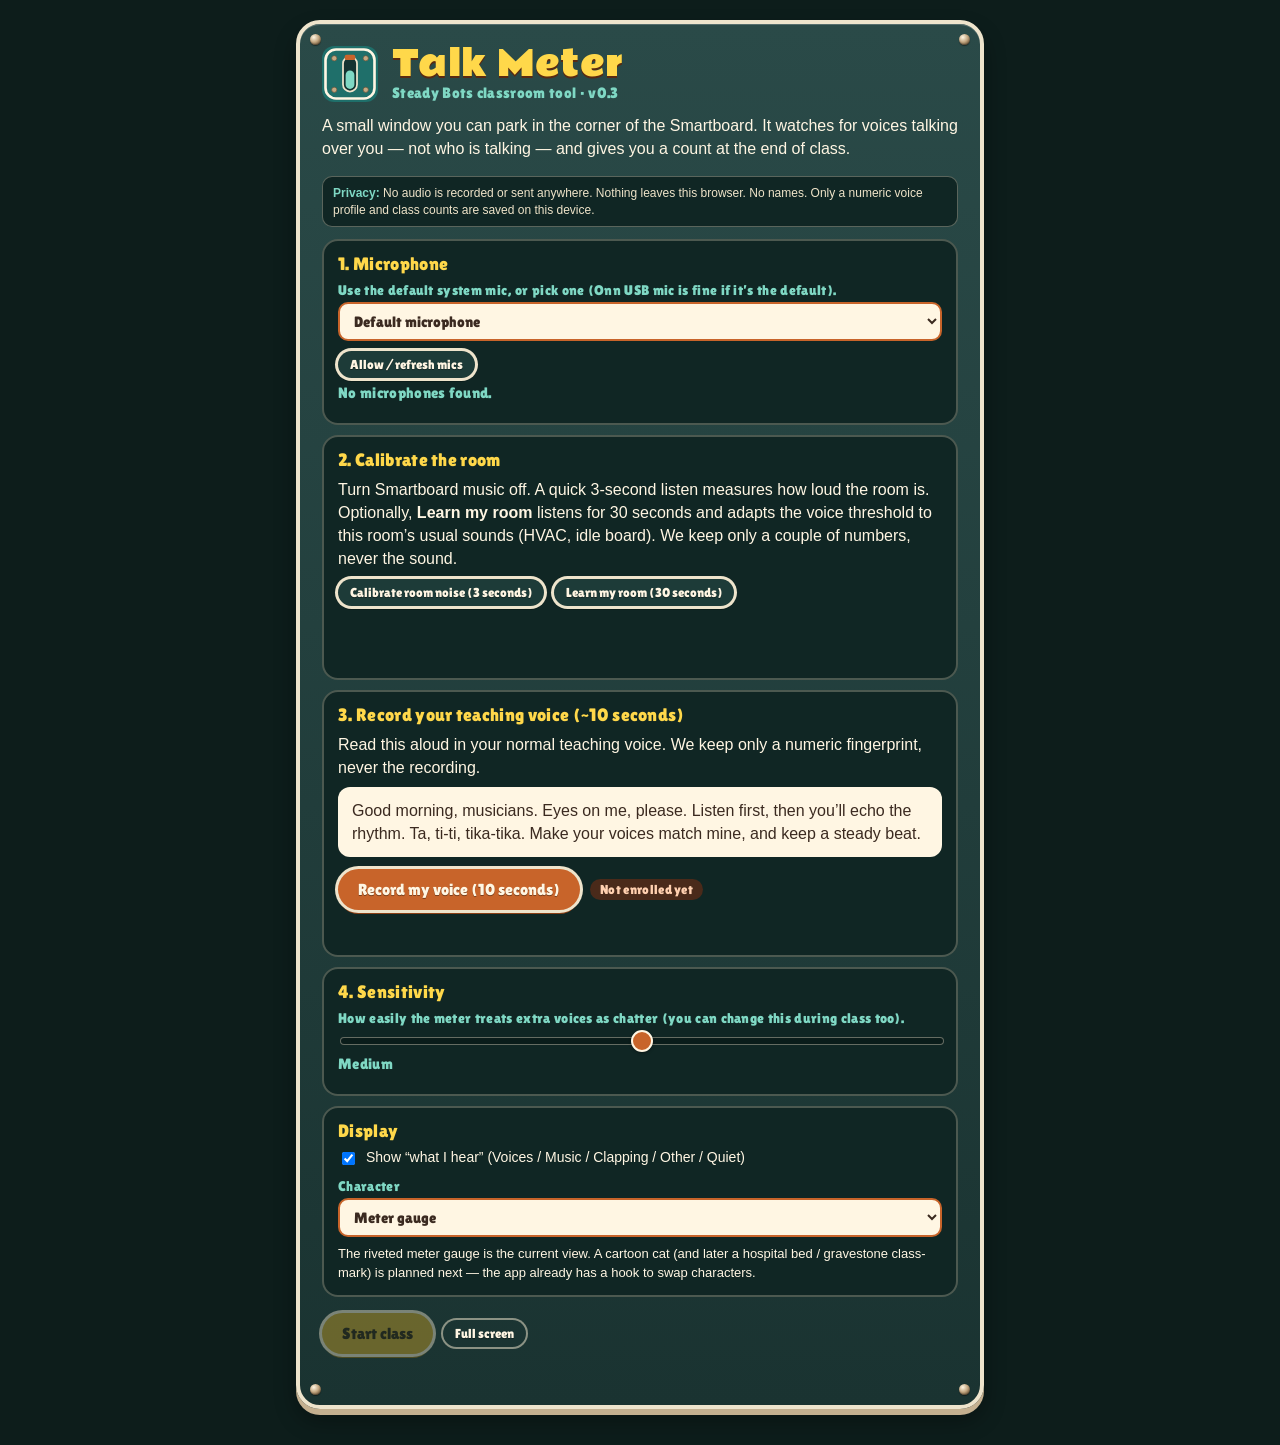
<file: index.html>
<!doctype html>
<html lang="en">
<head>
  <meta charset="utf-8">
  <meta name="viewport" content="width=device-width,initial-scale=1">
  <meta name="theme-color" content="#0d1d1b">
  <title>Talk Meter — Steady Bots</title>
  <link rel="icon" href="assets/favicon.svg" type="image/svg+xml">
  <link rel="stylesheet" href="css/style.css">
</head>
<body class="screen-setup size-compact pos-bottom-right" data-character="gauge">
  <div id="backdrop" hidden></div>

  <main id="app">
    <section id="screen-setup" class="screen">
      <div class="panel setup-panel">
        <span class="rivet tl"></span><span class="rivet tr"></span>
        <span class="rivet bl"></span><span class="rivet br"></span>
        <div class="brand">
          <img class="brand-mark" src="assets/favicon.svg" alt="">
          <div>
            <h1>Talk Meter</h1>
            <div class="sub">Steady Bots classroom tool · v0.3</div>
          </div>
        </div>
        <p class="lead">A small window you can park in the corner of the Smartboard. It watches for voices talking over you — not who is talking — and gives you a count at the end of class.</p>
        <p class="privacy" id="privacy-setup"><strong>Privacy:</strong> No audio is recorded or sent anywhere. Nothing leaves this browser. No names. Only a numeric voice profile and class counts are saved on this device.</p>

        <div class="block">
          <h2>1. Microphone</h2>
          <label class="field" for="mic-select">Use the default system mic, or pick one (Onn USB mic is fine if it’s the default).</label>
          <select id="mic-select">
            <option value="">Default microphone</option>
          </select>
          <div class="btn-row" style="margin-top:10px">
            <button type="button" class="btn small" id="btn-mic-test">Allow / refresh mics</button>
          </div>
          <div class="status-line" id="mic-status"></div>
        </div>

        <div class="block">
          <h2>2. Calibrate the room</h2>
          <p class="lead" style="margin:0 0 8px">Turn Smartboard music off. A quick 3-second listen measures how loud the room is. Optionally, <strong>Learn my room</strong> listens for 30 seconds and adapts the voice threshold to this room’s usual sounds (HVAC, idle board). We keep only a couple of numbers, never the sound.</p>
          <div class="btn-row">
            <button type="button" class="btn small" id="btn-calibrate">Calibrate room noise (3 seconds)</button>
            <button type="button" class="btn small" id="btn-learn-room">Learn my room (30 seconds)</button>
          </div>
          <div class="progress" id="cal-progress" hidden><span></span></div>
          <div class="progress" id="room-progress" hidden><span></span></div>
          <div class="status-line" id="cal-status"></div>
          <div class="status-line" id="room-status"></div>
        </div>

        <div class="block">
          <h2>3. Record your teaching voice (~10 seconds)</h2>
          <p class="lead" style="margin:0 0 8px">Read this aloud in your normal teaching voice. We keep only a numeric fingerprint, never the recording.</p>
          <div class="script-box" id="enroll-script">Good morning, musicians. Eyes on me, please. Listen first, then you’ll echo the rhythm. Ta, ti-ti, tika-tika. Make your voices match mine, and keep a steady beat.</div>
          <div class="btn-row">
            <button type="button" class="btn copper" id="btn-enroll">Record my voice (10 seconds)</button>
            <button type="button" class="btn ghost small" id="btn-reenroll" hidden>Re-enroll</button>
            <span class="enrolled-pill off" id="enroll-pill">Not enrolled yet</span>
          </div>
          <div class="progress" id="enroll-progress" hidden><span></span></div>
          <div class="status-line" id="enroll-status"></div>
        </div>

        <div class="block">
          <h2>4. Sensitivity</h2>
          <label class="field" for="sensitivity">How easily the meter treats extra voices as chatter (you can change this during class too).</label>
          <input type="range" id="sensitivity" min="0" max="100" value="50">
          <div class="status-line" id="sens-label">Medium</div>
        </div>

        <div class="block">
          <h2>Display</h2>
          <label class="check"><input type="checkbox" id="show-hear" checked> Show “what I hear” (Voices / Music / Clapping / Other / Quiet)</label>
          <label class="field" for="character-select">Character</label>
          <select id="character-select"></select>
          <p class="lead" style="margin:8px 0 0;font-size:13px" id="character-note">The riveted meter gauge is the current view. A cartoon cat (and later a hospital bed / gravestone class-mark) is planned next — the app already has a hook to swap characters.</p>
        </div>

        <div class="btn-row" style="margin-top:16px">
          <button type="button" class="btn gold" id="btn-start" disabled>Start class</button>
          <button type="button" class="btn ghost small" id="btn-fullscreen">Full screen</button>
        </div>
        <div class="status-line" id="setup-status"></div>
      </div>
    </section>

    <section id="screen-live" class="screen">
      <div id="meter-panel" class="panel">
        <span class="rivet tl"></span><span class="rivet tr"></span>
        <span class="rivet bl"></span><span class="rivet br"></span>
        <div class="meter-head">
          <div>
            <h1>Talk Meter</h1>
            <div class="live-sub">Chatter while you talk</div>
          </div>
          <div class="icon-btns">
            <button type="button" class="btn ghost small" id="btn-size" title="Size">Size</button>
            <button type="button" class="btn ghost small" id="btn-corner" title="Corner">Corner</button>
            <button type="button" class="btn ghost small" id="btn-live-fs" title="Full screen">FS</button>
            <button type="button" class="btn ghost small" id="btn-settings" title="Setup">Setup</button>
          </div>
        </div>

        <div id="character-stage" data-character="gauge">
          <div data-character-panel="gauge" class="gauge-wrap">
            <div class="gauge-house">
              <div class="gauge-cap"></div>
              <div class="gauge-tube" data-level="quiet">
                <div class="gauge-fill" id="gauge-fill"></div>
                <div class="gauge-gloss"></div>
                <div class="gauge-ticks" aria-hidden="true">
                  <i style="top:0"></i><i style="top:25%"></i><i style="top:50%"></i><i style="top:75%"></i><i style="top:100%"></i>
                </div>
              </div>
              <div class="gauge-readout" id="gauge-readout">0%</div>
            </div>
            <div class="gauge-side">
              <div class="pills-row">
                <div class="pill" id="status-pill" data-status="listening">Listening</div>
                <div class="pill hear" id="hear-pill" data-hear="quiet">Quiet</div>
              </div>
              <div class="stat">
                <div class="k">Chatter starts</div>
                <div class="v" id="stat-starts">0</div>
              </div>
              <div class="stat">
                <div class="k">Voices (rough)</div>
                <div class="v" id="stat-voices">quiet</div>
                <div class="hint">Rough estimate — not an exact count</div>
              </div>
              <div class="stat">
                <div class="k">Usual delay</div>
                <div class="v" id="stat-delay">—</div>
              </div>
            </div>
          </div>
        </div>

        <div class="live-controls">
          <button type="button" class="btn copper" id="btn-end">End class</button>
        </div>
        <div class="live-tools">
          <label class="field" for="sensitivity-live" style="margin:0;flex:1;min-width:140px">Sensitivity
            <input type="range" id="sensitivity-live" min="0" max="100" value="50">
          </label>
        </div>
        <p class="privacy" id="privacy-live"><strong>Privacy:</strong> No audio is recorded or sent. Nothing leaves this browser. No names.</p>
      </div>
    </section>

    <section id="screen-summary" class="screen">
      <div class="panel summary-panel">
        <span class="rivet tl"></span><span class="rivet tr"></span>
        <span class="rivet bl"></span><span class="rivet br"></span>
        <div class="brand">
          <img class="brand-mark" src="assets/favicon.svg" alt="">
          <div>
            <h1>Class report</h1>
            <div class="sub">Saved only in this browser</div>
          </div>
        </div>
        <div class="summary-hero" id="summary-text">Chatter never started while you were talking.</div>
        <div class="block">
          <h2>This class</h2>
          <div id="summary-details"></div>
        </div>
        <div class="block">
          <h2>Trend (this browser)</h2>
          <div class="bars" id="trend-bars" aria-hidden="true"></div>
          <table class="hist-table" id="hist-table">
            <thead>
              <tr><th>When</th><th>Starts</th><th>Usual delay</th><th>Length</th></tr>
            </thead>
            <tbody></tbody>
          </table>
        </div>
        <div class="btn-row">
          <button type="button" class="btn gold" id="btn-new-class">New class</button>
          <button type="button" class="btn" id="btn-export">Export CSV</button>
          <button type="button" class="btn ghost" id="btn-clear-hist">Clear history</button>
          <button type="button" class="btn ghost small" id="btn-back-setup">Setup</button>
        </div>
        <p class="privacy" style="margin-top:16px"><strong>Privacy:</strong> No audio is recorded or sent anywhere. This report is counts and times only, stored on this device.</p>
      </div>
    </section>
  </main>

  <script src="js/audio.js"></script>
  <script src="js/speechnet.js"></script>
  <script src="js/detector.js"></script>
  <script src="js/store.js"></script>
  <script src="js/characters.js"></script>
  <script src="js/app.js"></script>
</body>
</html>
</file>
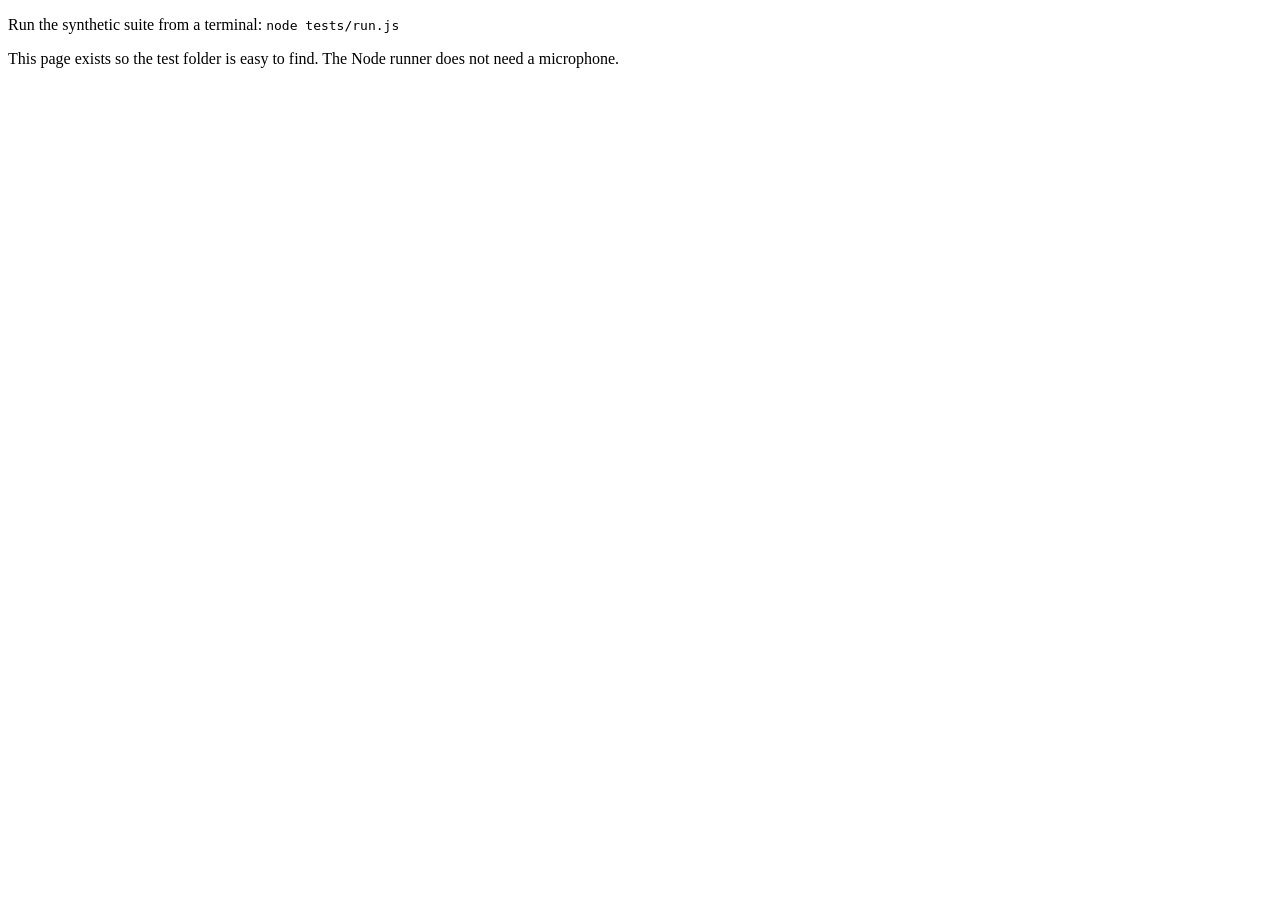
<file: tests/test.html>
<!doctype html>
<html lang="en">
<head><meta charset="utf-8"><title>Talk Meter tests</title></head>
<body>
<p>Run the synthetic suite from a terminal: <code>node tests/run.js</code></p>
<p>This page exists so the test folder is easy to find. The Node runner does not need a microphone.</p>
</body>
</html>
</file>
<file: css/style.css>
@font-face {
  font-family: 'Lilita One';
  src: url('../assets/fonts/LilitaOne-Regular.ttf') format('truetype');
  font-display: swap;
}
@font-face {
  font-family: 'Rammetto One';
  src: url('../assets/fonts/RammettoOne-Regular.ttf') format('truetype');
  font-display: swap;
}

:root {
  --mint: #7fd8c4;
  --cream: #fff6e3;
  --cream-rim: #eee4cc;
  --ink: #3b2a20;
  --copper: #c8642a;
  --copper-shadow: #8a3f15;
  --teal: #1f6f6a;
  --teal-dark: #143230;
  --teal-face: #1d3b38;
  --teal-well: #102624;
  --gold: #ffd84a;
  --red: #e24a3d;
  --ok: #3cb878;
  --shadow: #0004;
  --panel-w-compact: 348px;
  --panel-w-medium: 400px;
  --panel-w-large: 520px;
}

* { box-sizing: border-box; }
html, body {
  margin: 0;
  min-height: 100%;
  background: #0d1d1b;
  color: var(--cream);
  font-family: 'Lilita One', 'Trebuchet MS', Verdana, sans-serif;
  letter-spacing: 0.02em;
}
body { overflow-x: hidden; }

h1, h2, .logo-type {
  font-family: 'Rammetto One', 'Lilita One', cursive;
  font-weight: 400;
  margin: 0;
}

button, select, input { font-family: inherit; }

.hidden, [hidden] { display: none !important; }

/* —— Board backdrop (preview / spacious window) —— */
#backdrop {
  position: fixed;
  inset: 0;
  background:
    radial-gradient(ellipse at 50% 20%, #1c3d3a 0%, #0d1d1b 70%),
    #0d1d1b;
  z-index: 0;
}
#backdrop.board {
  background:
    linear-gradient(#0000, #0003),
    repeating-linear-gradient(90deg, #1a333000 0 47px, #7fd8c410 48px),
    repeating-linear-gradient(0deg, #1a333000 0 47px, #7fd8c408 48px),
    linear-gradient(#24514c, #12322f);
}
#backdrop.board::after {
  content: 'Talk Meter sits in a corner of the board';
  position: absolute;
  left: 50%;
  top: 46%;
  transform: translate(-50%, -50%);
  color: #fff6e355;
  font-size: 22px;
  text-align: center;
  pointer-events: none;
}

#app { position: relative; z-index: 1; min-height: 100vh; }

/* —— Shared panel with rivets —— */
.panel {
  position: relative;
  background: linear-gradient(#2a4a48, #1a3331);
  border: 4px solid var(--cream-rim);
  border-radius: 24px;
  box-shadow: 0 6px 0 #c4b090, 0 12px 22px #0005, inset 0 1px 0 #fff3;
  padding: 22px 22px 18px;
}
.rivet {
  position: absolute;
  width: 11px;
  height: 11px;
  border-radius: 50%;
  background: radial-gradient(circle at 35% 30%, #fff6e3, #c4a882 45%, #6a5438 80%);
  box-shadow: 0 1px 1px #0006, inset 0 -1px 1px #0004;
  z-index: 2;
}
.rivet.tl { top: 10px; left: 10px; }
.rivet.tr { top: 10px; right: 10px; }
.rivet.bl { bottom: 10px; left: 10px; }
.rivet.br { bottom: 10px; right: 10px; }

.privacy {
  font-family: 'Trebuchet MS', Verdana, sans-serif;
  font-size: 12px;
  line-height: 1.35;
  color: #efe4c9;
  background: #102624;
  border: 1px solid #eee4cc55;
  border-radius: 10px;
  padding: 8px 10px;
  letter-spacing: 0;
  font-weight: normal;
}
.privacy strong { color: var(--mint); font-weight: bold; }

/* —— Buttons —— */
.btn {
  display: inline-block;
  border: 0;
  cursor: pointer;
  border-radius: 28px;
  padding: 11px 20px;
  font-size: 16px;
  color: var(--cream);
  background: var(--teal-face);
  box-shadow: 0 0 0 3px var(--cream-rim), 0 4px 0 #0a1c1a;
  text-shadow: 0 1px 0 #0006;
}
.btn:hover { filter: brightness(1.08); }
.btn:active { transform: translateY(2px); box-shadow: 0 0 0 3px var(--cream-rim), 0 2px 0 #0a1c1a; }
.btn:disabled { opacity: 0.45; cursor: not-allowed; filter: none; transform: none; }
.btn.gold { background: #c9a227; color: #2a1c0a; text-shadow: none; box-shadow: 0 0 0 3px var(--cream-rim), 0 4px 0 #8a6a10; }
.btn.copper { background: var(--copper); box-shadow: 0 0 0 3px var(--cream-rim), 0 4px 0 var(--copper-shadow); }
.btn.ghost { background: transparent; box-shadow: 0 0 0 2px #eee4cc88; }
.btn.small { padding: 6px 12px; font-size: 13px; border-radius: 20px; }
.btn-row { display: flex; flex-wrap: wrap; gap: 10px; align-items: center; }

/* —— Setup / summary: centered card —— */
body.screen-setup #screen-setup,
body.screen-summary #screen-summary {
  display: block;
}
#screen-setup, #screen-summary {
  display: none;
  max-width: 720px;
  margin: 0 auto;
  padding: 20px 16px 36px;
}
.setup-panel, .summary-panel { color: var(--cream); }

.brand {
  display: flex;
  align-items: center;
  gap: 14px;
  margin-bottom: 8px;
}
.brand-mark {
  width: 56px;
  height: 56px;
  flex: 0 0 56px;
}
.brand h1 {
  font-size: 34px;
  color: var(--gold);
  line-height: 1.05;
  text-shadow: 0 2px 0 #5a2a10;
}
.brand .sub {
  font-size: 15px;
  color: var(--mint);
  margin-top: 2px;
}

.lead {
  font-family: 'Trebuchet MS', Verdana, sans-serif;
  letter-spacing: 0;
  font-size: 16px;
  line-height: 1.45;
  margin: 12px 0 16px;
  color: var(--cream);
}

.block {
  background: var(--teal-well);
  border: 2px solid #eee4cc44;
  border-radius: 16px;
  padding: 12px 14px;
  margin: 10px 0;
}
.block h2 {
  font-family: 'Lilita One', sans-serif;
  font-size: 18px;
  color: var(--gold);
  margin: 0 0 8px;
}
label.field {
  display: block;
  margin: 8px 0 4px;
  font-size: 14px;
  color: var(--mint);
}
select, input[type="range"] {
  width: 100%;
  max-width: 100%;
}
select {
  background: #fff6e3;
  color: var(--ink);
  border: 2px solid var(--copper);
  border-radius: 10px;
  padding: 8px 10px;
  font-size: 15px;
}
.script-box {
  background: #fff6e3;
  color: var(--ink);
  border-radius: 12px;
  padding: 12px 14px;
  font-family: 'Trebuchet MS', Verdana, sans-serif;
  letter-spacing: 0;
  font-size: 16px;
  line-height: 1.45;
  margin: 8px 0 12px;
}
.progress {
  height: 16px;
  background: #0a1c1a;
  border-radius: 10px;
  border: 2px solid var(--cream-rim);
  overflow: hidden;
  margin: 8px 0;
}
.progress > span {
  display: block;
  height: 100%;
  width: 0%;
  background: linear-gradient(90deg, var(--mint), var(--gold));
}
.status-line {
  min-height: 1.4em;
  font-size: 15px;
  color: var(--mint);
  margin: 6px 0;
}
.status-line.err { color: #ffb3ab; }
.enrolled-pill {
  display: inline-block;
  background: #1e4e32;
  color: #b6ffcf;
  border-radius: 999px;
  padding: 3px 10px;
  font-size: 13px;
}
.enrolled-pill.off {
  background: #4a2a1a;
  color: #ffd0b0;
}

input[type="range"] {
  appearance: none;
  height: 8px;
  background: #0a1c1a;
  border-radius: 8px;
  border: 1px solid #eee4cc66;
  outline: none;
}
input[type="range"]::-webkit-slider-thumb {
  appearance: none;
  width: 22px;
  height: 22px;
  border-radius: 50%;
  background: var(--copper);
  border: 2px solid var(--cream);
  box-shadow: 0 1px 3px #0006;
  cursor: pointer;
}

/* —— Live meter —— */
#screen-live {
  display: none;
  min-height: 100vh;
  position: relative;
}
body.screen-live #screen-live { display: block; }

#meter-panel {
  width: var(--panel-w-compact);
  position: fixed;
  z-index: 3;
}
body.size-medium #meter-panel { width: var(--panel-w-medium); }
body.size-large #meter-panel { width: var(--panel-w-large); }
body.size-full #meter-panel {
  width: min(640px, calc(100vw - 32px));
  position: relative;
  margin: 24px auto;
}

body.pos-bottom-right #meter-panel { right: 16px; bottom: 16px; }
body.pos-bottom-left #meter-panel { left: 16px; bottom: 16px; }
body.pos-top-right #meter-panel { right: 16px; top: 16px; }
body.pos-top-left #meter-panel { left: 16px; top: 16px; }
body.size-full.pos-bottom-right #meter-panel,
body.size-full.pos-bottom-left #meter-panel,
body.size-full.pos-top-right #meter-panel,
body.size-full.pos-top-left #meter-panel {
  right: auto; left: auto; top: auto; bottom: auto;
}

.meter-head {
  display: flex;
  flex-direction: column;
  align-items: stretch;
  gap: 8px;
  margin-bottom: 8px;
  padding: 0 6px;
}
.meter-head h1 {
  font-size: 22px;
  color: var(--gold);
  text-shadow: 0 2px 0 #5a2a10;
  line-height: 1.05;
  white-space: nowrap;
}
.meter-head .live-sub { font-size: 12px; color: var(--mint); margin-top: 4px; }
.icon-btns { display: flex; gap: 6px; flex-wrap: nowrap; justify-content: flex-start; }
.icon-btns .btn { padding: 5px 9px; font-size: 12px; }

#character-stage { margin: 6px 0 10px; }

.gauge-wrap {
  display: flex;
  align-items: center;
  gap: 16px;
  justify-content: center;
  padding: 6px 4px;
}
.gauge-house { position: relative; width: 86px; flex: 0 0 86px; }
.gauge-cap {
  width: 62px;
  height: 16px;
  margin: 0 auto -4px;
  background: linear-gradient(#e08a4a, var(--copper));
  border-radius: 8px 8px 3px 3px;
  box-shadow: 0 1px 0 #fff4, 0 2px 0 #6a2e10;
  position: relative;
  z-index: 1;
}
.gauge-tube {
  width: 58px;
  height: 168px;
  margin: 0 auto;
  background: #0a1817;
  border: 3px solid var(--cream-rim);
  border-radius: 28px;
  position: relative;
  overflow: hidden;
  box-shadow: inset 0 0 12px #0008;
}
.gauge-fill {
  position: absolute;
  left: 0; right: 0; bottom: 0;
  height: 0%;
  background: linear-gradient(180deg, var(--mint) 0%, #3cb878 100%);
  transition: height 120ms linear, background 200ms linear;
  border-radius: 0 0 24px 24px;
}
.gauge-tube[data-level="some"] .gauge-fill {
  background: linear-gradient(180deg, var(--gold) 0%, #e08a4a 100%);
}
.gauge-tube[data-level="few"] .gauge-fill {
  background: linear-gradient(180deg, #ffb14a 0%, var(--copper) 100%);
}
.gauge-tube[data-level="lots"] .gauge-fill {
  background: linear-gradient(180deg, #ff7a6e 0%, var(--red) 100%);
}
.gauge-gloss {
  position: absolute;
  top: 10px; bottom: 10px; left: 8px;
  width: 10px;
  border-radius: 8px;
  background: linear-gradient(#fff8, #fff0);
  pointer-events: none;
}
.gauge-ticks {
  position: absolute;
  inset: 8px 0;
  pointer-events: none;
}
.gauge-ticks i {
  position: absolute;
  right: 6px;
  width: 10px;
  height: 2px;
  background: #eee4cc88;
}
.gauge-readout {
  text-align: center;
  margin-top: 6px;
  color: var(--gold);
  font-size: 18px;
}
.gauge-side { flex: 1; min-width: 0; }
.pills-row {
  display: flex;
  flex-wrap: wrap;
  align-items: center;
  gap: 4px 6px;
  margin: 0 0 8px;
}
.pill {
  display: inline-block;
  border-radius: 999px;
  padding: 4px 10px;
  font-size: 14px;
  margin: 0 0 8px;
  background: #163330;
  border: 1px solid #eee4cc44;
}
.pills-row .pill { margin: 0; }
.pill[data-status="teacher"] { background: #1e4e32; color: #b6ffcf; }
.pill[data-status="chatter"] { background: #5a1e1a; color: #ffd0c8; }
.pill[data-status="listening"] { color: var(--mint); }
.pill[data-status="music"] { color: #ffe08a; }

.stat {
  margin: 8px 0;
}
.stat .k {
  font-size: 12px;
  color: var(--mint);
  text-transform: uppercase;
}
.stat .v {
  font-size: 26px;
  color: var(--gold);
  line-height: 1.1;
}
.stat .hint {
  font-family: 'Trebuchet MS', Verdana, sans-serif;
  letter-spacing: 0;
  font-size: 11px;
  color: #efe4c9aa;
  margin-top: 2px;
}

.live-controls { display: flex; flex-wrap: wrap; gap: 8px; margin: 10px 0 8px; }
.live-tools { display: flex; flex-wrap: wrap; gap: 6px; margin-bottom: 8px; }
#meter-panel .privacy { font-size: 11px; }

body.size-compact .gauge-tube { height: 140px; }
body.size-compact .meter-head h1 { font-size: 20px; }
body.size-large .gauge-tube { height: 200px; }
body.size-large .meter-head h1 { font-size: 28px; }

/* —— Summary —— */
.summary-hero {
  font-size: 22px;
  color: var(--gold);
  line-height: 1.3;
  margin: 10px 0 14px;
  text-shadow: 0 2px 0 #5a2a10;
}
.hist-table {
  width: 100%;
  border-collapse: collapse;
  font-family: 'Trebuchet MS', Verdana, sans-serif;
  letter-spacing: 0;
  font-size: 13px;
}
.hist-table th, .hist-table td {
  text-align: left;
  padding: 6px 8px;
  border-bottom: 1px solid #eee4cc33;
}
.hist-table th { color: var(--mint); font-weight: normal; }
.bars {
  display: flex;
  align-items: flex-end;
  gap: 4px;
  height: 64px;
  margin: 8px 0 4px;
}
.bars i {
  flex: 1;
  background: var(--mint);
  border-radius: 3px 3px 0 0;
  min-height: 3px;
  opacity: 0.85;
}

.mic-denied { color: #ffb3ab; }

/* Small parked window: fill with the panel */
@media (max-width: 420px) {
  #meter-panel {
    width: calc(100vw - 16px) !important;
    left: 8px !important;
    right: 8px !important;
    bottom: 8px !important;
    top: auto !important;
  }
  #screen-setup, #screen-summary { padding: 16px 10px 32px; }
  .brand h1 { font-size: 26px; }
}

label.check {
  display: flex;
  align-items: flex-start;
  gap: 8px;
  font-family: 'Trebuchet MS', Verdana, sans-serif;
  letter-spacing: 0;
  font-size: 14px;
  margin: 0 0 10px;
  color: var(--cream);
}
label.check input { margin-top: 3px; flex: 0 0 auto; }
.pill.hear { display: inline-block; margin-left: 0; }
.pill.hear[data-hear="speech"] { background: #1e4e32; color: #b6ffcf; }
.pill.hear[data-hear="music"] { background: #4a3a12; color: #ffe08a; }
.pill.hear[data-hear="clapping"] { background: #4a2a14; color: #ffd0b0; }
.pill.hear[data-hear="other"] { background: #163330; color: #efe4c9; }
.pill.hear[data-hear="quiet"] { color: var(--mint); }
body.hide-hear #hear-pill { display: none !important; }
</file>
